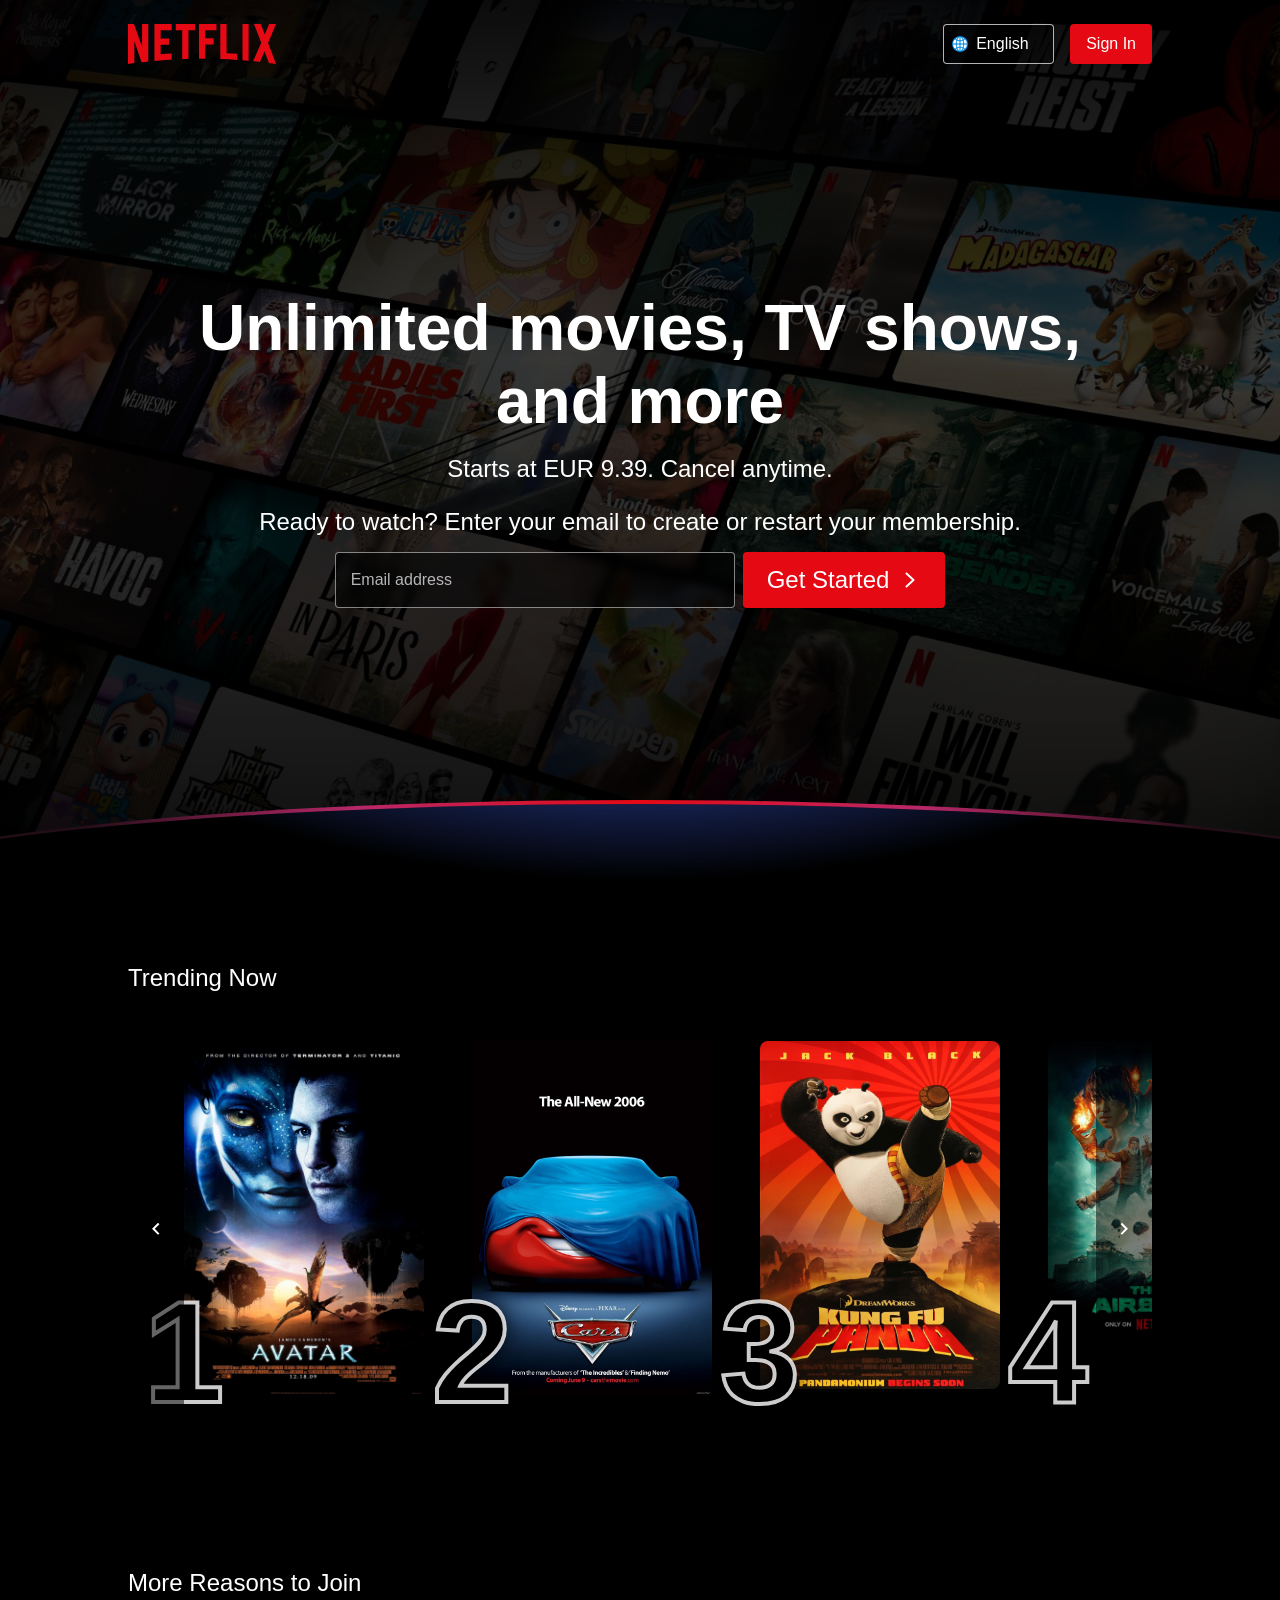
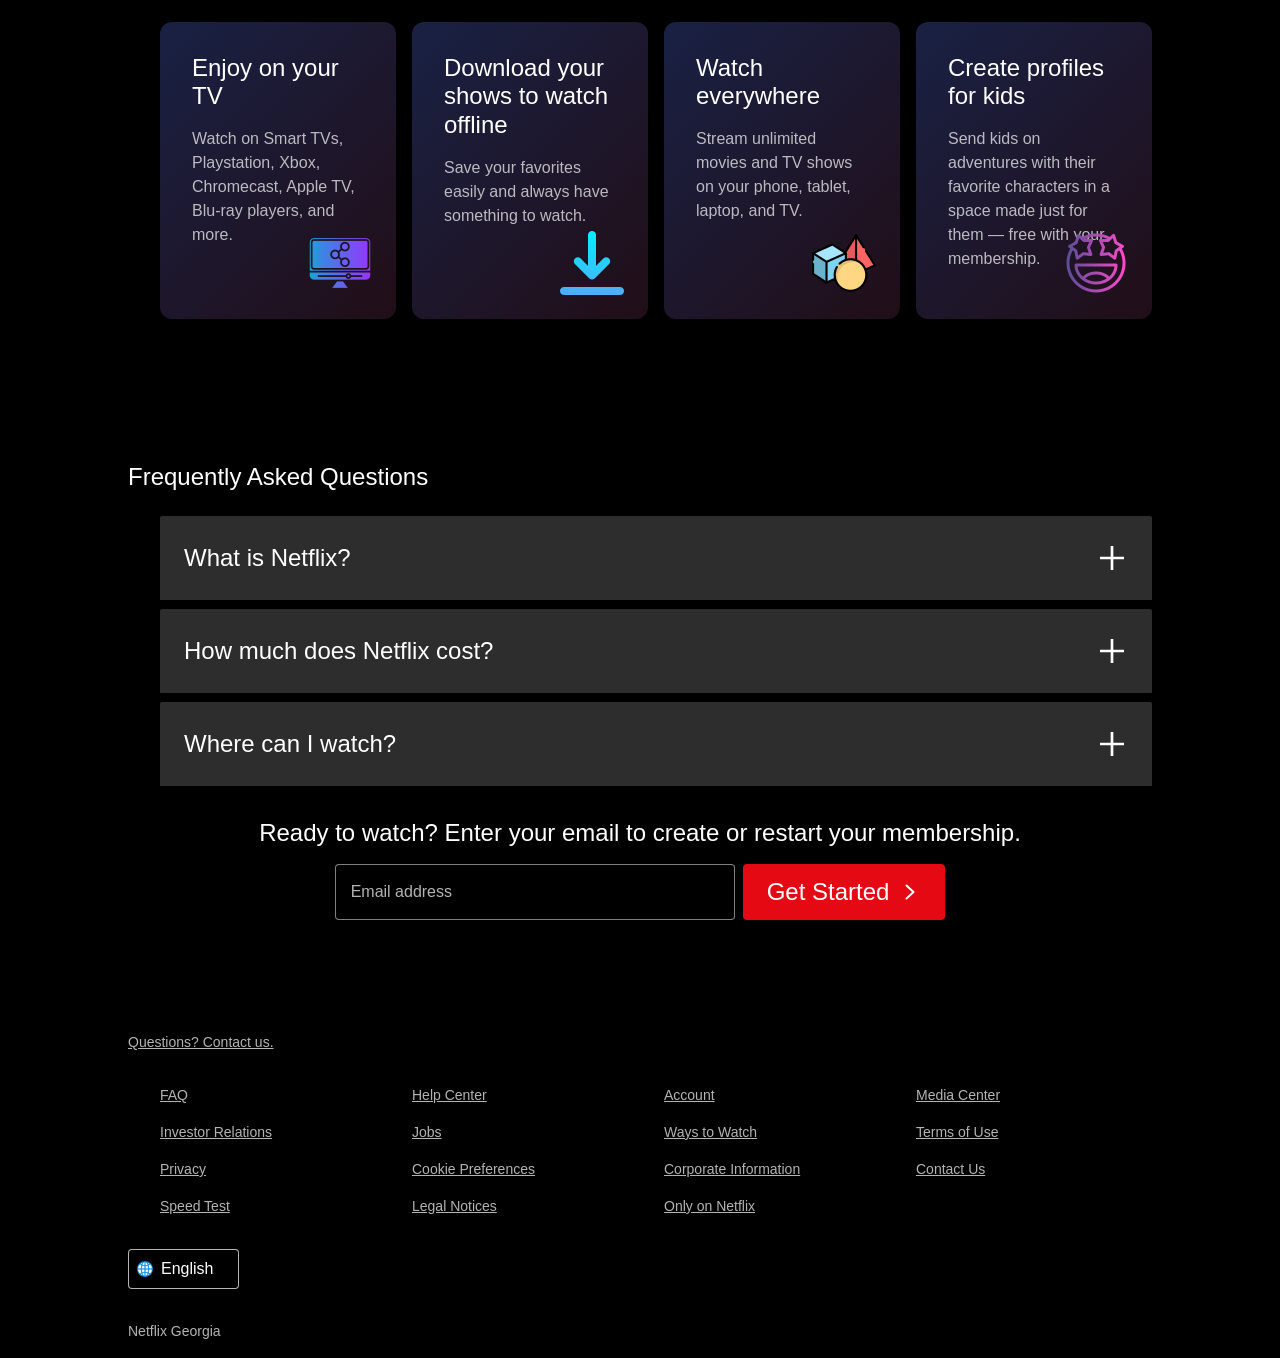
<file: index.html>
<!DOCTYPE html>
<html lang="en">
<head>
    <meta charset="UTF-8">
    <meta name="viewport" content="width=device-width, initial-scale=1.0">
    <meta name="description" content="Watch Netflix movies & TV shows online or stream right to your smart TV, game console, PC, Mac, mobile, tablet and more.">
    <title>Netflix</title>
    <link href="https://cdn.jsdelivr.net/npm/bootstrap@5.3.2/dist/css/bootstrap.min.css" rel="stylesheet">
    <link rel="stylesheet" href="css/style.css">
    <link rel="stylesheet" href="css/landing.css">
</head>
<body>
    <header class="top-nav">
        <a href="index.html" aria-label="Netflix Home" class="logo-link">
            <img class="nav-logo" src="assets/logo.svg" alt="">
        </a>
        <div class="nav-btns">
            <div class="lang-box">
                <img class="lang-icon" src="assets/lang.png" alt="">
                <select class="lang-select">
                    <option>English</option>
                </select>
            </div>
            <a href="signin.html" class="btn btn-sm btn-red">Sign In</a>
        </div>
    </header>
    <main>
        <div class="hero-area">
            <div class="hero-bg"></div>
            <section class="splash-inner">
                <div class="hero-box">
                    <h1 class="hero-head">Unlimited movies, TV shows, and more</h1>
                    <h2 class="hero-sub">Starts at EUR 9.39. Cancel anytime.</h2>
                    <form class="cta-form" action="register.html">
                        <h3 class="join-form-title">Ready to watch? Enter your email to create or restart your membership.</h3>
                        <div class="join-form-row">
                            <div class="email-wrap">
                                <input type="email" id="topEmail" class="email-input" placeholder=" " required autocomplete="email">
                                <label for="topEmail" class="email-label">Email address</label>
                            </div>
                            <button type="submit" class="btn btn-lg btn-red start-btn">
                                Get Started
                                <svg width="24" height="24" viewBox="0 0 24 24" fill="none" xmlns="http://www.w3.org/2000/svg" class="start-btn-arrow">
                                    <path d="M9.5 5.5L16.5 12L9.5 18.5" stroke="currentColor" stroke-width="2" stroke-linecap="round" stroke-linejoin="round"/>
                                </svg>
                            </button>
                        </div>
                    </form>
                </div>
            </section>
            <!-- Curved divider -->
            <div class="arc-wrap">
                <div class="arc-border"></div>
            </div>
        </div>

        <div class="main-wrap">
            <!-- Trending Now -->
            <section class="section position-relative">
                <h2 class="section-title">Trending Now</h2>
                <div class="slider position-relative">
                    <button class="prev-btn" id="prevBtn" aria-label="Slide Left">
                        <svg viewBox="0 0 24 24" fill="currentColor" width="24" height="24"><path d="M15.41 7.41L14 6l-6 6 6 6 1.41-1.41L10.83 12z"/></svg>
                    </button>
                    <div class="movie-list" id="sliderList">
                        <div class="movie-card">
                            <span class="rank-num">1</span>
                            <img src="assets/trending-1.jpg" alt="Trending 1" class="slide-img">
                        </div>
                        <div class="movie-card">
                            <span class="rank-num">2</span>
                            <img src="assets/trending-2.jpg" alt="Trending 2" class="slide-img">
                        </div>
                        <div class="movie-card">
                            <span class="rank-num">3</span>
                            <img src="assets/trending-3.jpg" alt="Trending 3" class="slide-img">
                        </div>
                        <div class="movie-card">
                            <span class="rank-num">4</span>
                            <img src="assets/trending-4.jpg" alt="Trending 4" class="slide-img">
                        </div>
                        <div class="movie-card">
                            <span class="rank-num">5</span>
                            <img src="assets/trending-5.jpg" alt="Trending 5" class="slide-img">
                        </div>
                        <div class="movie-card">
                            <span class="rank-num">6</span>
                            <img src="assets/trending-6.jpg" alt="Trending 6" class="slide-img">
                        </div>
                        <div class="movie-card">
                            <span class="rank-num">7</span>
                            <img src="assets/trending-7.jpg" alt="Trending 7" class="slide-img">
                        </div>
                        <div class="movie-card">
                            <span class="rank-num">8</span>
                            <img src="assets/trending-8.jpg" alt="Trending 8" class="slide-img">
                        </div>
                        <div class="movie-card">
                            <span class="rank-num">9</span>
                            <img src="assets/trending-9.jpg" alt="Trending 9" class="slide-img">
                        </div>
                        <div class="movie-card">
                            <span class="rank-num">10</span>
                            <img src="assets/trending-10.jpg" alt="Trending 10" class="slide-img">
                        </div>
                    </div>
                    <button class="next-btn" id="nextBtn" aria-label="Slide Right">
                        <svg viewBox="0 0 24 24" fill="currentColor" width="24" height="24"><path d="M10 6L8.59 7.41 13.17 12l-4.58 4.59L10 18l6-6z"/></svg>
                    </button>
                </div>
            </section>

            <!-- More Reasons to Join -->
            <section class="section">
                <h2 class="section-title">More Reasons to Join</h2>
                <ul class="why-grid">
                    <li class="why-card">
                        <h3 class="perk-title">Enjoy on your TV</h3>
                        <p class="perk-desc">Watch on Smart TVs, Playstation, Xbox, Chromecast, Apple TV, Blu-ray players, and more.</p>
                        <div class="perk-icon-box">
                            <img class="perk-icon" src="assets/computer.png" alt="">
                        </div>
                    </li>
                    <li class="why-card">
                        <h3 class="perk-title">Download your shows to watch offline</h3>
                        <p class="perk-desc">Save your favorites easily and always have something to watch.</p>
                        <div class="perk-icon-box">
                            <img class="perk-icon" src="assets/download.png" alt="">
                        </div>
                    </li>
                    <li class="why-card">
                        <h3 class="perk-title">Watch everywhere</h3>
                        <p class="perk-desc">Stream unlimited movies and TV shows on your phone, tablet, laptop, and TV.</p>
                        <div class="perk-icon-box">
                            <img class="perk-icon" src="assets/figures.png" alt="">
                        </div>
                    </li>
                    <li class="why-card">
                        <h3 class="perk-title">Create profiles for kids</h3>
                        <p class="perk-desc">Send kids on adventures with their favorite characters in a space made just for them — free with your membership.</p>
                        <div class="perk-icon-box">
                            <img class="perk-icon" src="assets/smile.png" alt="">
                        </div>
                    </li>
                </ul>
            </section>

            <!-- FAQ Section -->
            <section class="section faq-section">
                <h2 class="section-title">Frequently Asked Questions</h2>
                <ul class="faq-list">
                    <li class="faq-box">
                        <button class="faq-trigger">
                            What is Netflix?
                            <svg viewBox="0 0 24 24" class="faq-plus" fill="currentColor"><path d="M11 11V3H13V11H21V13H13V21H11V13H3V11H11Z"/></svg>
                        </button>
                        <div class="faq-content">
                            <p>Netflix is a streaming service that offers a wide variety of award-winning TV shows, movies, anime, documentaries, and more on thousands of internet-connected devices.</p>
                        </div>
                    </li>
                    <li class="faq-box">
                        <button class="faq-trigger">
                            How much does Netflix cost?
                            <svg viewBox="0 0 24 24" class="faq-plus" fill="currentColor"><path d="M11 11V3H13V11H21V13H13V21H11V13H3V11H11Z"/></svg>
                        </button>
                        <div class="faq-content">
                            <p>Watch Netflix on your smartphone, tablet, Smart TV, laptop, or streaming device, all for one fixed monthly fee. Plans range from EUR 9.39 to EUR 13.99 a month. No extra costs, no contracts.</p>
                        </div>
                    </li>
                    <li class="faq-box">
                        <button class="faq-trigger">
                            Where can I watch?
                            <svg viewBox="0 0 24 24" class="faq-plus" fill="currentColor"><path d="M11 11V3H13V11H21V13H13V21H11V13H3V11H11Z"/></svg>
                        </button>
                        <div class="faq-content">
                            <p>Watch anywhere, anytime. Sign in with your Netflix account to watch instantly on the web at netflix.com from your personal computer or on any internet-connected device that offers the Netflix app, including smart TVs, smartphones, tablets, streaming media players and game consoles.</p>
                        </div>
                    </li>
                </ul>

                <div class="faq-join">
                    <form class="cta-form" action="register.html">
                        <h3 class="join-form-title" style="text-align: center; margin-top: 2rem;">Ready to watch? Enter your email to create or restart your membership.</h3>
                        <div class="join-form-row" style="justify-content: center;">
                            <div class="email-wrap">
                                <input type="email" id="bottomEmail" class="email-input" placeholder=" " required autocomplete="email">
                                <label for="bottomEmail" class="email-label">Email address</label>
                            </div>
                            <button type="submit" class="btn btn-lg btn-red start-btn">
                                Get Started
                                <svg width="24" height="24" viewBox="0 0 24 24" fill="none" xmlns="http://www.w3.org/2000/svg" class="start-btn-arrow">
                                    <path d="M9.5 5.5L16.5 12L9.5 18.5" stroke="currentColor" stroke-width="2" stroke-linecap="round" stroke-linejoin="round"/>
                                </svg>
                            </button>
                        </div>
                    </form>
                </div>
            </section>
        </div>

        <footer class="footer">
            <p class="footer-contact"><a href="#">Questions? Contact us.</a></p>
            <ul class="footer-links">
                <li><a href="#">FAQ</a></li>
                <li><a href="#">Help Center</a></li>
                <li><a href="#">Account</a></li>
                <li><a href="#">Media Center</a></li>
                <li><a href="#">Investor Relations</a></li>
                <li><a href="#">Jobs</a></li>
                <li><a href="#">Ways to Watch</a></li>
                <li><a href="#">Terms of Use</a></li>
                <li><a href="#">Privacy</a></li>
                <li><a href="#">Cookie Preferences</a></li>
                <li><a href="#">Corporate Information</a></li>
                <li><a href="#">Contact Us</a></li>
                <li><a href="#">Speed Test</a></li>
                <li><a href="#">Legal Notices</a></li>
                <li><a href="#">Only on Netflix</a></li>
            </ul>
            <div class="lang-box footer-lang">
                <img src="assets/lang.png" class="lang-icon">
                <select class="lang-select">
                    <option>English</option>
                </select>
            </div>
            <p class="footer-country">Netflix Georgia</p>
        </footer>
    </main>
    <script src="https://cdn.jsdelivr.net/npm/bootstrap@5.3.2/dist/js/bootstrap.bundle.min.js"></script>
    <script src="js/script.js"></script>
</body>
</html>
</file>
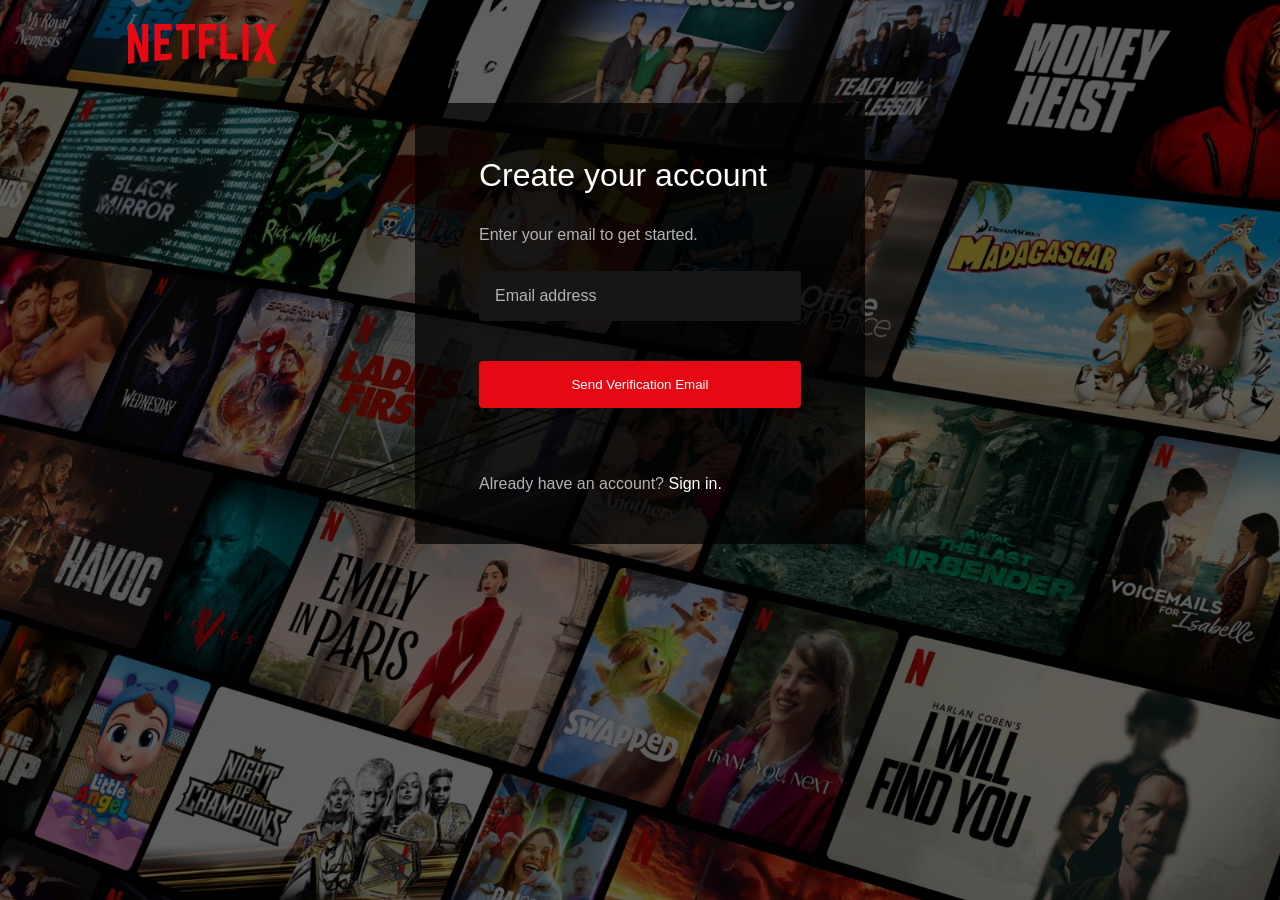
<file: register.html>
<!DOCTYPE html>
<html lang="en">
<head>
    <meta charset="UTF-8">
    <meta name="viewport" content="width=device-width, initial-scale=1.0">
    <meta name="description" content="Create your Netflix account. Watch anywhere. Cancel anytime.">
    <title>Netflix - Register</title>
    <link rel="stylesheet" href="css/style.css">
    <link rel="stylesheet" href="css/signin.css">
    <link rel="stylesheet" href="css/register.css">
</head>
<body>
    <div class="login-bg">
        <header class="top-nav">
            <a href="index.html" aria-label="Netflix Home">
                <img class="nav-logo" src="assets/logo.svg" alt="">
            </a>
        </header>
        <main>
            <div class="auth-box">
                <!-- Step 1: Email entry -->
                <div id="step1">
                    <h1 class="auth-title">Create your account</h1>
                    <p class="create-hint">Enter your email to get started.</p>
                    <form id="createForm" class="form" novalidate>
                        <div class="input-wrap">
                            <input type="email" id="newEmail" class="input-field" placeholder=" " required autocomplete="email">
                            <label for="newEmail" class="input-label">Email address</label>
                            <span id="newEmailMsg" class="error-text"></span>
                        </div>
                        <button type="submit" class="btn btn-red form-submit">Send Verification Email</button>
                    </form>
                    <p class="auth-switch">
                        Already have an account? <a href="signin.html">Sign in.</a>
                    </p>
                </div>

                <!-- Step 2: Success message (hidden) -->
                <div id="step2" class="done-box" style="display:none;">
                    <div class="done-icon">
                        <svg viewBox="0 0 24 24" fill="none" xmlns="http://www.w3.org/2000/svg">
                            <circle cx="12" cy="12" r="10" stroke="#46d369" stroke-width="2"/>
                            <path d="M7.5 12.5L10.5 15.5L16.5 9.5" stroke="#46d369" stroke-width="2" stroke-linecap="round" stroke-linejoin="round"/>
                        </svg>
                    </div>
                    <h2 class="done-title">Verification email sent!</h2>
                    <p class="done-msg">We've sent a verification link to <strong id="shownEmail"></strong>. Please check your inbox and follow the link to complete your registration.</p>
                    <a href="signin.html" class="btn btn-red form-submit done-btn">Go to Sign In</a>
                </div>
            </div>
        </main>
    </div>
    <script src="js/register.js"></script>
</body>
</html>
</file>
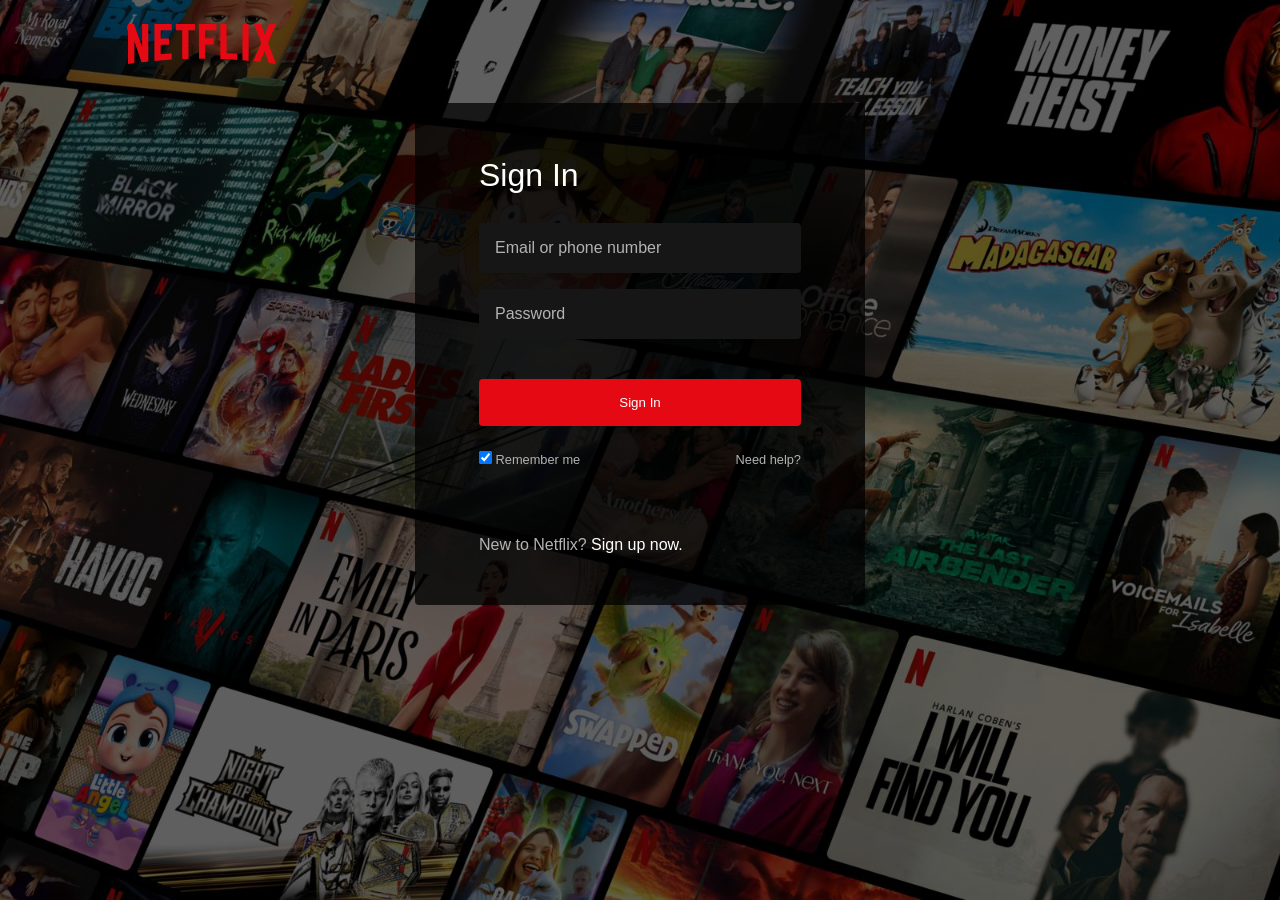
<file: signin.html>
<!DOCTYPE html>
<html lang="en">
<head>
    <meta charset="UTF-8">
    <meta name="viewport" content="width=device-width, initial-scale=1.0">
    <title>Netflix - Sign In</title>
    <link rel="stylesheet" href="css/style.css">
    <link rel="stylesheet" href="css/signin.css">
</head>
<body>
    <div class="login-bg">
        <header class="top-nav">
            <a href="index.html" aria-label="Netflix Home">
                <img class="nav-logo" src="assets/logo.svg" alt="">
            </a>
        </header>
        <main>
            <div class="auth-box">
                <h1 class="auth-title">Sign In</h1>
                <form id="signInForm" class="form" novalidate>
                    <div class="input-wrap">
                        <input type="email" id="userEmail" class="input-field" placeholder=" " autocomplete="email">
                        <label for="userEmail" class="input-label">Email or phone number</label>
                        <span id="emailMsg" class="error-text"></span>
                    </div>
                    <div class="input-wrap">
                        <input type="password" id="userPass" class="input-field" placeholder=" " autocomplete="current-password">
                        <label for="userPass" class="input-label">Password</label>
                        <span id="passMsg" class="error-text"></span>
                    </div>
                    <button type="submit" class="btn btn-red form-submit">Sign In</button>
                    <div class="form-extras">
                        <div>
                            <input type="checkbox" id="rememberMe" checked>
                            <label for="rememberMe">Remember me</label>
                        </div>
                        <a href="#" style="color: #b3b3b3; text-decoration: none;">Need help?</a>
                    </div>
                </form>
                <p class="auth-switch">
                    New to Netflix? <a href="register.html">Sign up now.</a>
                </p>
            </div>
        </main>
    </div>
    <script src="js/script.js"></script>
</body>
</html>
</file>
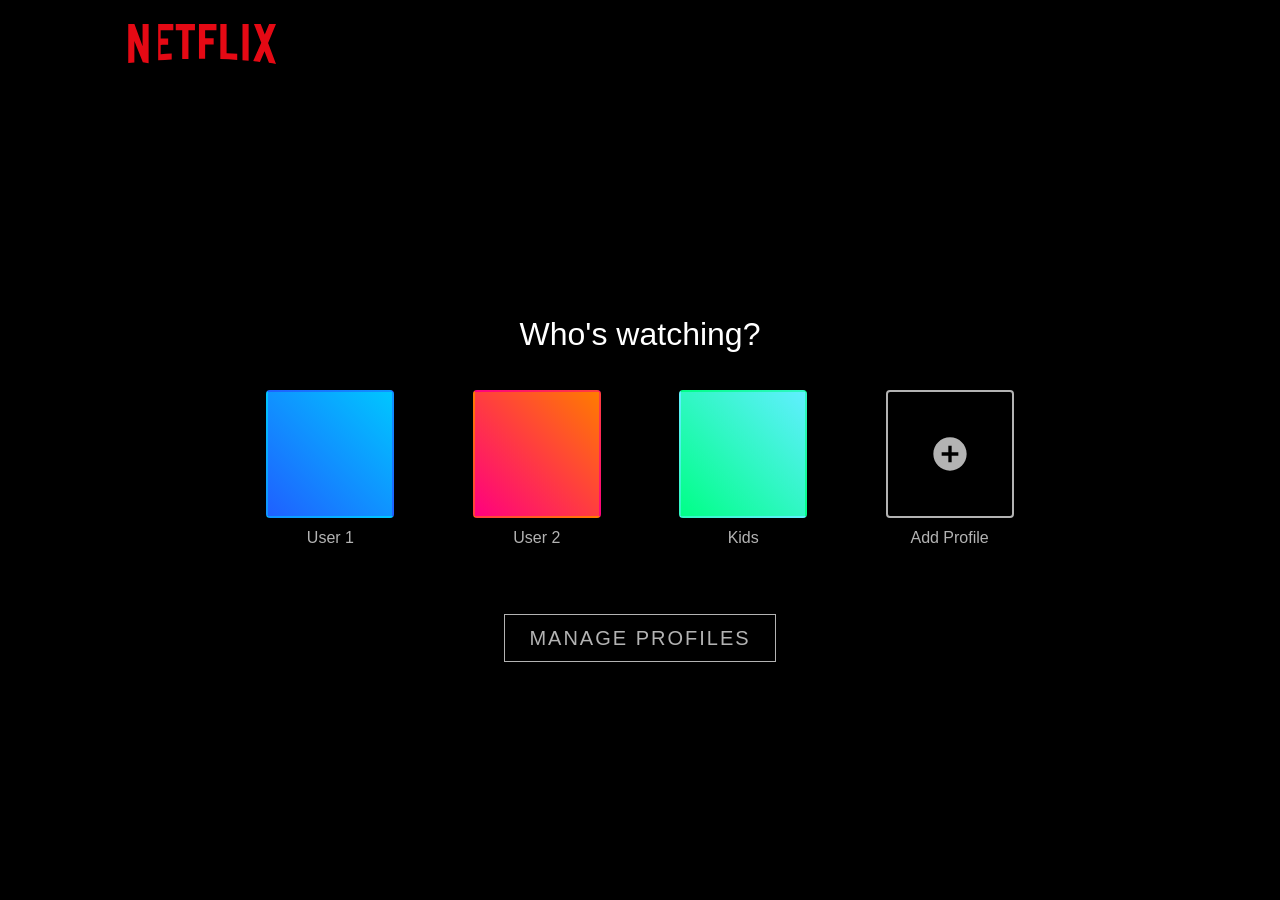
<file: who-is-watching.html>
<!DOCTYPE html>
<html lang="en">
<head>
    <meta charset="UTF-8">
    <meta name="viewport" content="width=device-width, initial-scale=1.0">
    <title>Netflix - Who's Watching?</title>
    <link rel="stylesheet" href="css/style.css">
    <link rel="stylesheet" href="css/watching.css">
</head>
<body>
    <div class="profiles-page">
        <header class="top-nav">
            <a href="index.html" aria-label="Netflix Home">
                <svg class="nav-logo" viewBox="0 0 111 30">
                    <path d="M105.062 14.28L111 30c-1.75-.25-3.499-.563-5.28-.845l-3.345-8.686-3.437 7.969c-1.687-.282-3.344-.376-5.031-.595l6.031-13.75L94.469 0h5.063l3.062 7.874L105.875 0h5.124l-5.937 14.28zM90.47 0h-4.594v27.25c1.5.094 3.062.156 4.594.343V0zm-8.563 26.937c-4.187-.281-8.375-.53-12.656-.625V0h4.687v21.875c2.688.062 5.375.281 7.969.405v4.657zM64.25 10.657v4.687h-6.406V26H53.22V0h13.125v4.687h-8.5v5.97h6.406zm-18.906-5.97V26.25c-1.563 0-3.156 0-4.688.062V4.687h-4.844V0h14.406v4.687h-4.874zM30.75 15.593c-2.062 0-4.5 0-6.25.095v6.968c2.75-.188 5.5-.406 8.281-.5v4.5c-3.375.218-6.75.437-10.156.625V0H34v4.687h-9.5v6.219c1.875 0 3.75-.031 5.625-.094v4.781h.625zM4.781 12.812v16.156c-1.531.094-3.063.156-4.594.344V0h4.625l6.125 16.719V0h4.531v29.344c-1.469-.125-2.906-.375-4.344-.563L4.781 12.812z"></path>
                </svg>
            </a>
        </header>
        <main class="profiles-area">
            <h1 class="profiles-title">Who's watching?</h1>
            <ul class="profiles-grid">
                <li class="profile-slot">
                    <a href="index.html" class="profile-link">
                        <div class="profile-pic profile-pic-blue"></div>
                        <span class="profile-name">User 1</span>
                    </a>
                </li>
                <li class="profile-slot">
                    <a href="index.html" class="profile-link">
                        <div class="profile-pic profile-pic-pink"></div>
                        <span class="profile-name">User 2</span>
                    </a>
                </li>
                <li class="profile-slot">
                    <a href="index.html" class="profile-link">
                        <div class="profile-pic profile-pic-green"></div>
                        <span class="profile-name">Kids</span>
                    </a>
                </li>
                <li class="profile-slot">
                    <a href="index.html" class="profile-link">
                        <div class="profile-pic profile-pic-add">
                            <svg viewBox="0 0 24 24" width="40" height="40" fill="currentColor"><path d="M12 2C6.48 2 2 6.48 2 12s4.48 10 10 10 10-4.48 10-10S17.52 2 12 2zm5 11h-4v4h-2v-4H7v-2h4V7h2v4h4v2z"/></svg>
                        </div>
                        <span class="profile-name">Add Profile</span>
                    </a>
                </li>
            </ul>
            <a href="#" class="manage-btn">Manage Profiles</a>
        </main>
    </div>
</body>
</html>
</file>
<file: css/style.css>
/* ==========================================================================
   Base Styles
   ========================================================================== */
* {
    margin: 0;
    padding: 0;
    box-sizing: border-box;
}

:root {
    --color-primary: #e50914;
    --color-primary-hover: #c11119;
    --color-dark: #000000;
    --color-light: #ffffff;
    --color-gray: #b3b3b3;
    --color-gray-dark: #161616;
    
    --font-base: 'Netflix Sans', 'Helvetica Neue', Helvetica, Arial, sans-serif;
}

body {
    font-family: var(--font-base);
    background-color: var(--color-dark);
    color: var(--color-light);
    line-height: 1.5;
    -webkit-font-smoothing: antialiased;
}

/* ==========================================================================
   Navbar
   ========================================================================== */
.top-nav {
    display: flex;
    justify-content: space-between;
    align-items: center;
    padding: 1.5rem 5%;
    position: absolute;
    top: 0;
    left: 0;
    width: 100%;
    z-index: 10;
}

.logo-link { display: inline-block; }
.nav-logo { fill: var(--color-primary); height: 1.5rem; }

.nav-btns {
    display: flex;
    gap: 1rem;
    align-items: center;
}

.lang-box {
    position: relative;
    display: flex;
    align-items: center;
    border: 1px solid rgba(255, 255, 255, 0.7);
    border-radius: 4px;
    background-color: rgba(0, 0, 0, 0.4);
    padding: 0.2rem 1.5rem 0.2rem 2rem;
}

.lang-icon {
    position: absolute;
    left: 0.5rem;
    width: 1rem;
    height: 1rem;
    color: var(--color-light);
}

.lang-select {
    background: transparent;
    color: var(--color-light);
    border: none;
    font-size: 1rem;
    padding: 0.25rem 0;
    appearance: none;
    outline: none;
    cursor: pointer;
}

/* ==========================================================================
   Buttons
   ========================================================================== */
.btn {
    display: inline-flex;
    align-items: center;
    justify-content: center;
    border-radius: 4px;
    text-decoration: none;
    font-weight: 500;
    border: none;
    cursor: pointer;
    transition: background-color 0.2s ease;
}

.btn-red {
    background-color: var(--color-primary);
    color: var(--color-light);
}
.btn-red:hover { background-color: var(--color-primary-hover); }

.btn-sm { padding: 0.4rem 1rem; font-size: 0.875rem; border-radius: 4px; }
.btn-lg { padding: 0.75rem 1.5rem; font-size: 1.5rem; font-weight: 500; }

@media (min-width: 960px) {
    .top-nav { padding: 1.5rem 10%; }
    .nav-logo { height: 2.5rem; }
    .btn-sm { padding: 0.5rem 1rem; font-size: 1rem; }
}
</file>
<file: css/landing.css>
/* ==========================================================================
   Hero Section
   ========================================================================== */
.hero-area {
    position: relative;
    overflow: hidden;
}

.hero-bg {
    position: absolute;
    top: 0;
    left: 0;
    right: 0;
    bottom: 0;
    background: url('../assets/hero-bg.jpg') center/cover no-repeat;
    opacity: 0.5;
    z-index: 0;
}

.hero-area::after {
    content: '';
    position: absolute;
    top: 0;
    left: 0;
    right: 0;
    bottom: 0;
    background: rgba(0, 0, 0, 0.4);
    background-image: linear-gradient(to top, rgba(0, 0, 0, 0.8) 0, rgba(0, 0, 0, 0) 60%, rgba(0, 0, 0, 0.8) 100%);
    z-index: 1;
}

.splash-inner {
    position: relative;
    z-index: 2;
    min-height: 100vh;
    display: flex;
    justify-content: center;
    align-items: center;
    text-align: center;
    padding: 5rem 5% 5rem;
}

.hero-box {
    max-width: 950px;
    width: 100%;
}

.hero-head {
    font-size: 3rem;
    font-weight: 900;
    margin-bottom: 1rem;
    line-height: 1.15;
}

.hero-sub {
    font-size: 1.25rem;
    font-weight: 400;
    margin-bottom: 1.5rem;
}

/* ==========================================================================
   Hero Curve Divider
   ========================================================================== */
.arc-wrap {
    position: absolute;
    bottom: 0;
    left: 0;
    width: 100%;
    height: 100px;
    z-index: 3;
    overflow: hidden;
}

.arc-border {
    box-sizing: border-box;
    position: absolute;
    height: 100%;
    top: 0;
    margin: auto;
    display: flex;
    align-items: center;
    border: solid .25rem transparent;
    border-top-left-radius: 50% 100%;
    border-top-right-radius: 50% 100%;
    border-bottom: none;
    background: radial-gradient(50% 500% at 50% -420%, rgba(64, 97, 231, 0.4) 80%, rgba(0, 0, 0, 0.1) 100%), black;
    background-clip: padding-box;
}

@media all {
    .arc-border {
        width: 200%;
        left: -50%;
    }
}

@media all and (min-width: 600px) {
    .arc-border {
        width: 180%;
        left: -40%;
    }
}

@media all and (min-width: 960px) {
    .arc-border {
        width: 150%;
        left: -25%;
    }
}

@media all and (min-width: 1280px) {
    .arc-border {
        width: 130%;
        left: -15%;
    }
}

@media all and (min-width: 1920px) {
    .arc-border {
        width: 120%;
        left: -10%;
    }
}

.arc-border::before {
    content: '';
    position: absolute;
    top: 0;
    right: 0;
    bottom: 0;
    left: 0;
    z-index: -1;
    margin-top: -.25rem;
    border-radius: inherit;
    background: linear-gradient(to right, rgba(33, 13, 22, 1) 16%, rgba(184, 40, 105, 1), rgba(229, 9, 20, 1), rgba(184, 40, 105, 1), rgba(33, 13, 22, 1) 84%);
}

/* ==========================================================================
   Email Form
   ========================================================================== */
.cta-form {
    margin-top: 1.5rem;
}

.join-form-title {
    font-size: 1.125rem;
    font-weight: 400;
    margin-bottom: 1rem;
}

.join-form-row {
    display: flex;
    flex-direction: column;
    align-items: center;
    gap: 1rem;
}

.email-wrap {
    width: 100%;
    position: relative;
    max-width: 30rem;
}

.email-input {
    width: 100%;
    padding: 1.5rem 1rem 0.5rem;
    border: 1px solid rgba(255, 255, 255, 0.5);
    border-radius: 4px;
    background-color: rgba(0, 0, 0, 0.5);
    color: var(--color-light);
    font-size: 1rem;
    height: 3.5rem;
    backdrop-filter: blur(5px);
}

.email-input:focus {
    outline: 2px solid var(--color-light);
    outline-offset: 2px;
}

.email-label {
    position: absolute;
    left: 1rem;
    top: 50%;
    transform: translateY(-50%);
    color: rgba(255, 255, 255, 0.7);
    transition: all 0.1s ease;
    pointer-events: none;
    font-size: 1rem;
}

.email-input:focus + .email-label,
.email-input:not(:placeholder-shown) + .email-label {
    top: 14px;
    font-size: 0.75rem;
    font-weight: 500;
}

.start-btn {
    width: auto;
    gap: 0.5rem;
    font-weight: 500;
}

/* ==========================================================================
   Sections Layout
   ========================================================================== */
.main-wrap {
    padding: 0 5%;
}

.section {
    padding: 4rem 0;
}

.section-title {
    font-size: 1.5rem;
    font-weight: 500;
    margin-bottom: 1.5rem;
}

/* ==========================================================================
   Trending Carousel
   ========================================================================== */
.slider {
    display: flex;
    align-items: center;
    position: relative;
    width: 100%;
}

.movie-list {
    display: flex;
    overflow-x: auto;
    scroll-behavior: smooth;
    scrollbar-width: none;
    gap: 3rem;
    padding: 1.5rem 0 2.5rem 3.5rem;
    width: 100%;
}

.movie-list::-webkit-scrollbar {
    display: none;
}

.movie-card {
    position: relative;
    flex: 0 0 180px;
    transition: transform 0.3s ease;
    cursor: pointer;
}

.movie-card:hover {
    transform: scale(1.05);
    z-index: 5;
}

.slide-img {
    width: 100%;
    border-radius: 8px;
    box-shadow: 0 4px 15px rgba(0, 0, 0, 0.5);
}

.rank-num {
    position: absolute;
    left: -2.5rem;
    bottom: -1.5rem;
    font-size: 9rem;
    font-weight: 900;
    line-height: 1;
    color: var(--color-dark);
    -webkit-text-stroke: 4px rgba(255, 255, 255, 0.8);
    text-shadow: 0 0 20px rgba(0, 0, 0, 0.8);
    z-index: 2;
    pointer-events: none;
}

.prev-btn,
.next-btn {
    position: absolute;
    top: 50%;
    transform: translateY(-50%);
    background: rgba(0, 0, 0, 0.5);
    border: none;
    color: white;
    width: 3.5rem;
    height: 85%;
    z-index: 10;
    cursor: pointer;
    display: flex;
    align-items: center;
    justify-content: center;
    transition: background 0.3s, opacity 0.3s;
    border-radius: 4px;
}

.prev-btn:hover,
.next-btn:hover {
    background: rgba(0, 0, 0, 0.8);
}

.prev-btn {
    left: 0;
}

.next-btn {
    right: 0;
}

@media (min-width: 960px) {
    .movie-card {
        flex: 0 0 240px;
    }
}

/* ==========================================================================
   Reasons Grid
   ========================================================================== */
.why-grid {
    display: grid;
    grid-template-columns: 1fr;
    gap: 1rem;
    list-style: none;
}

.why-card {
    background: linear-gradient(135deg, #192144 0%, #210e17 100%);
    border-radius: 0.75rem;
    padding: 2rem;
    position: relative;
    min-height: 230px;
    display: flex;
    flex-direction: column;
}

.perk-title {
    font-size: 1.5rem;
    margin-bottom: 1rem;
    font-weight: 500;
}

.perk-desc {
    color: rgba(255, 255, 255, 0.7);
    font-size: 1rem;
}

.perk-icon-box {
    position: absolute;
    bottom: 1.5rem;
    right: 1.5rem;
    width: 4rem;
    height: 4rem;
}

.perk-icon {
    width: 100%;
    height: 100%;
}

/* ==========================================================================
   FAQ Section
   ========================================================================== */
.faq-list {
    list-style: none;
    display: flex;
    flex-direction: column;
    gap: 0.5rem;
}

.faq-box {
    background-color: #2d2d2d;
    border-radius: 2px;
    transition: background-color 0.2s ease;
}

.faq-box:hover {
    background-color: #414141;
}

.faq-trigger {
    width: 100%;
    padding: 1.5rem;
    background: none;
    border: none;
    color: white;
    font-size: 1.5rem;
    display: flex;
    justify-content: space-between;
    align-items: center;
    cursor: pointer;
    text-align: left;
}

.faq-plus {
    width: 2rem;
    height: 2rem;
    transition: transform 0.2s ease;
}

.faq-content {
    padding: 0 1.5rem;
    max-height: 0;
    overflow: hidden;
    transition: all 0.2s ease;
    border-top: 1px solid #000;
}

.faq-content p {
    padding: 1.5rem 0;
    font-size: 1.5rem;
}

/* JS state for FAQ */
.faq-box.active .faq-content {
    max-height: 500px;
}

.faq-box.active .faq-plus {
    transform: rotate(45deg);
}

/* ==========================================================================
   Footer
   ========================================================================== */
.footer {
    margin-top: 3rem;
    padding: 4rem 5%;
    color: rgba(255, 255, 255, 0.7);
    font-size: 0.875rem;
    display: grid;
    grid-template-columns: minmax(0, 1600px);
    justify-content: center;
}

.footer a {
    color: rgba(255, 255, 255, 0.7);
    text-decoration: underline;
}

.footer-contact {
    margin-bottom: 2rem;
}

.footer-links {
    list-style: none;
    display: grid;
    grid-template-columns: repeat(2, 1fr);
    gap: 1rem;
    margin-bottom: 2rem;
}

.footer-lang {
    margin-bottom: 2rem;
    display: inline-flex;
    justify-self: start;
}

.footer-country {
    font-size: 0.875rem;
}

/* ==========================================================================
   Responsive (Desktop)
   ========================================================================== */
@media (min-width: 960px) {

    .main-wrap,
    .footer {
        padding: 0 10%;
    }

    .hero-head {
        font-size: 4rem;
    }

    .hero-sub,
    .join-form-title {
        font-size: 1.5rem;
    }

    .join-form-row {
        flex-direction: row;
        justify-content: center;
        gap: 0.5rem;
    }

    .email-wrap {
        width: 25rem;
    }

    .email-input {
        height: 3.5rem;
    }

    .start-btn {
        height: 3.5rem;
        padding: 0 1.5rem;
        font-size: 1.5rem;
    }

    .why-grid {
        grid-template-columns: repeat(4, 1fr);
    }

    .footer-links {
        grid-template-columns: repeat(4, 1fr);
    }
}
</file>
<file: css/signin.css>
.login-bg {
    min-height: 100vh;
    display: flex;
    flex-direction: column;
    background: linear-gradient(
        rgba(0, 0, 0, 0.5),
        rgba(0, 0, 0, 0.5)
    ), url('../assets/hero-bg.jpg') center/cover no-repeat;
    background-color: var(--color-dark);
}

.login-bg .top-nav {
    position: relative;
    padding-bottom: 0;
}

.auth-box {
    background-color: rgba(0, 0, 0, 0.75);
    border-radius: 4px;
    padding: 2rem 5%;
    width: 100%;
    max-width: 450px;
    margin: 0 auto;
    background-color: var(--color-dark);
}

.auth-title {
    font-size: 2rem;
    margin-bottom: 1.5rem;
    font-weight: 500;
}

.form {
    display: flex;
    flex-direction: column;
    gap: 1rem;
}

.input-wrap {
    position: relative;
    width: 100%;
}

.input-field {
    width: 100%;
    padding: 1.25rem 1rem 0.5rem;
    border: 0;
    border-radius: 4px;
    background-color: var(--color-gray-dark);
    color: var(--color-light);
    font-size: 1rem;
    height: 50px;
}

.input-field.error {
    border-bottom: 2px solid #e87c03;
}

.input-field:focus {
    outline: none;
    background-color: #454545;
}

.input-label {
    position: absolute;
    left: 1rem;
    top: 50%;
    transform: translateY(-50%);
    color: var(--color-gray);
    font-size: 1rem;
    transition: all 0.2s ease;
    pointer-events: none;
}

.input-field:focus + .input-label,
.input-field:not(:placeholder-shown) + .input-label {
    top: 12px;
    font-size: 0.75rem;
}

.form-submit {
    margin-top: 1.5rem;
    padding: 1rem;
    width: 100%;
}

.form-extras {
    display: flex;
    justify-content: space-between;
    color: #b3b3b3;
    font-size: 0.8rem;
    margin-top: 0.5rem;
}

.error-text {
    color: #e87c03;
    font-size: 0.8rem;
    margin-top: 0.25rem;
    display: none;
}

.auth-switch {
    color: #b3b3b3;
    margin-top: 4rem;
    font-size: 1rem;
}

.auth-switch a {
    color: var(--color-light);
    text-decoration: none;
}

.auth-switch a:hover {
    text-decoration: underline;
}

@media (min-width: 768px) {
    .auth-box {
        padding: 3rem 4rem;
        background-color: rgba(0, 0, 0, 0.75);
        margin-top: 2rem;
        margin-bottom: 5rem;
    }
    .login-bg {
        background-color: transparent;
    }
}
</file>
<file: css/register.css>
.create-hint {
    color: var(--color-gray);
    margin-bottom: 1.5rem;
    font-size: 1rem;
}

.done-box {
    text-align: center;
    padding: 1rem 0;
}

.done-icon {
    margin: 0 auto 1.5rem;
    width: 5rem;
    height: 5rem;
    animation: popIn 0.4s ease;
}

.done-icon svg {
    width: 100%;
    height: 100%;
}

.done-title {
    font-size: 1.75rem;
    font-weight: 700;
    margin-bottom: 1rem;
}

.done-msg {
    color: var(--color-gray);
    font-size: 1rem;
    line-height: 1.6;
    margin-bottom: 2rem;
}

.done-msg strong {
    color: var(--color-light);
}

.done-btn {
    display: block;
    width: 100%;
    text-align: center;
    padding: 1rem;
    font-size: 1.1rem;
    text-decoration: none;
}

@keyframes popIn {
    0%   { transform: scale(0); opacity: 0; }
    80%  { transform: scale(1.1); opacity: 1; }
    100% { transform: scale(1); }
}
</file>
<file: css/watching.css>
.profiles-page {
    min-height: 100vh;
    display: flex;
    flex-direction: column;
    background-color: var(--color-dark);
}

.profiles-page .top-nav {
    position: relative;
    padding-bottom: 0;
}

.profiles-area {
    display: flex;
    flex-direction: column;
    align-items: center;
    justify-content: center;
    flex-grow: 1;
    padding: 2rem 5%;
}

.profiles-title {
    font-size: 2rem;
    font-weight: 500;
    margin-bottom: 2rem;
    text-align: center;
}

.profiles-grid {
    display: grid;
    grid-template-columns: repeat(auto-fit, minmax(100px, 1fr));
    gap: 2vw;
    list-style: none;
    width: 100%;
    max-width: 800px;
    justify-items: center;
    padding: 0;
}

.profile-slot {
    width: 100%;
    max-width: 150px;
}

.profile-link {
    display: flex;
    flex-direction: column;
    align-items: center;
    text-decoration: none;
    color: var(--color-gray);
    transition: color 0.2s ease;
}

.profile-link:hover {
    color: var(--color-light);
}

.profile-pic {
    width: 10vw;
    height: 10vw;
    min-width: 84px;
    min-height: 84px;
    max-width: 150px;
    max-height: 150px;
    border-radius: 4px;
    background-color: var(--color-gray-dark);
    margin-bottom: 0.5rem;
    border: 2px solid transparent;
    transition: transform 0.2s ease, border 0.2s ease;
    display: flex;
    justify-content: center;
    align-items: center;
}

.profile-link:hover .profile-pic {
    border-color: var(--color-light);
    transform: scale(1.05);
}

.profile-pic-blue { background: linear-gradient(45deg, #1f60ff, #00c6ff); }
.profile-pic-pink { background: linear-gradient(45deg, #ff007f, #ff7b00); }
.profile-pic-green { background: linear-gradient(45deg, #00ff87, #60efff); }
.profile-pic-add { background-color: transparent; border: 2px solid var(--color-gray); }

.profile-link:hover .profile-pic-add {
    background-color: var(--color-light);
    color: var(--color-dark);
}

.profile-name {
    font-size: 1rem;
    text-align: center;
}

.manage-btn {
    margin-top: 4rem;
    padding: 0.5rem 1.5rem;
    border: 1px solid var(--color-gray);
    color: var(--color-gray);
    text-decoration: none;
    font-size: 1.25rem;
    text-transform: uppercase;
    letter-spacing: 2px;
    transition: all 0.2s ease;
}

.manage-btn:hover {
    color: var(--color-light);
    border-color: var(--color-light);
}
</file>
